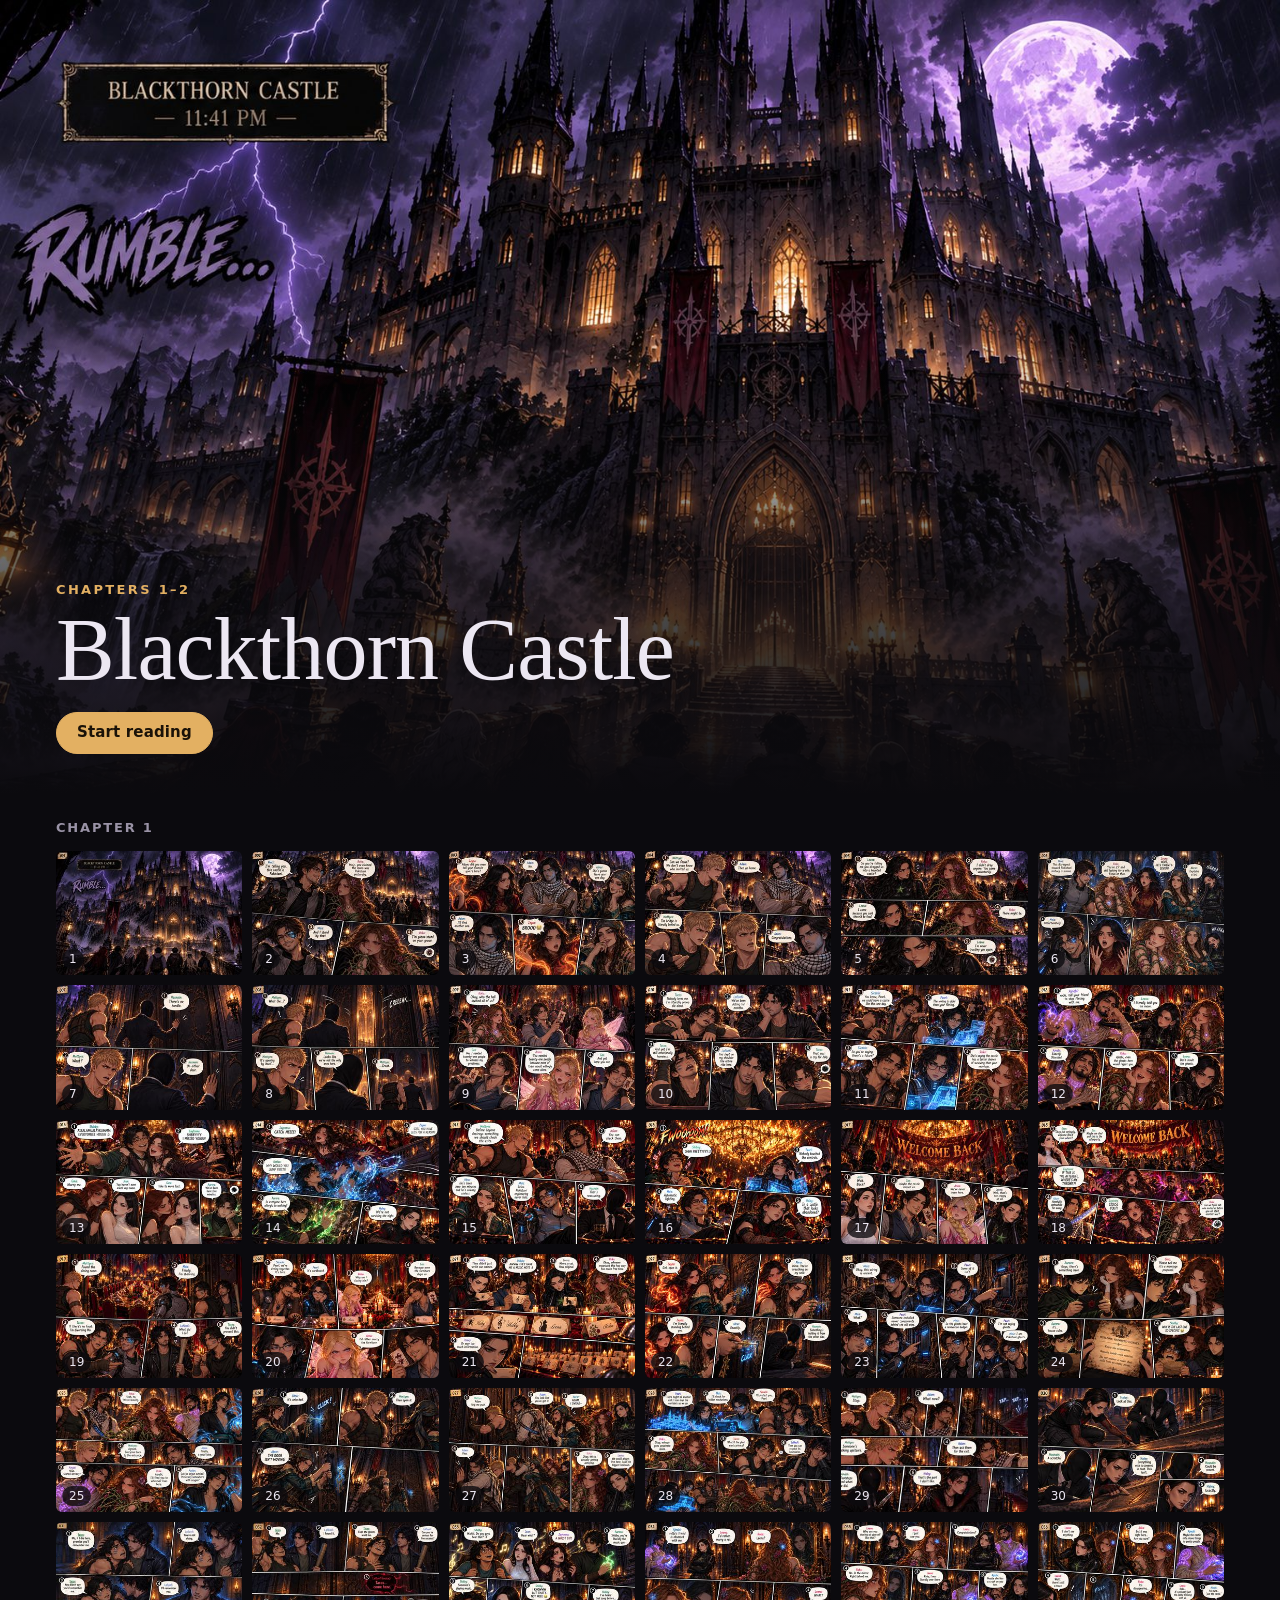
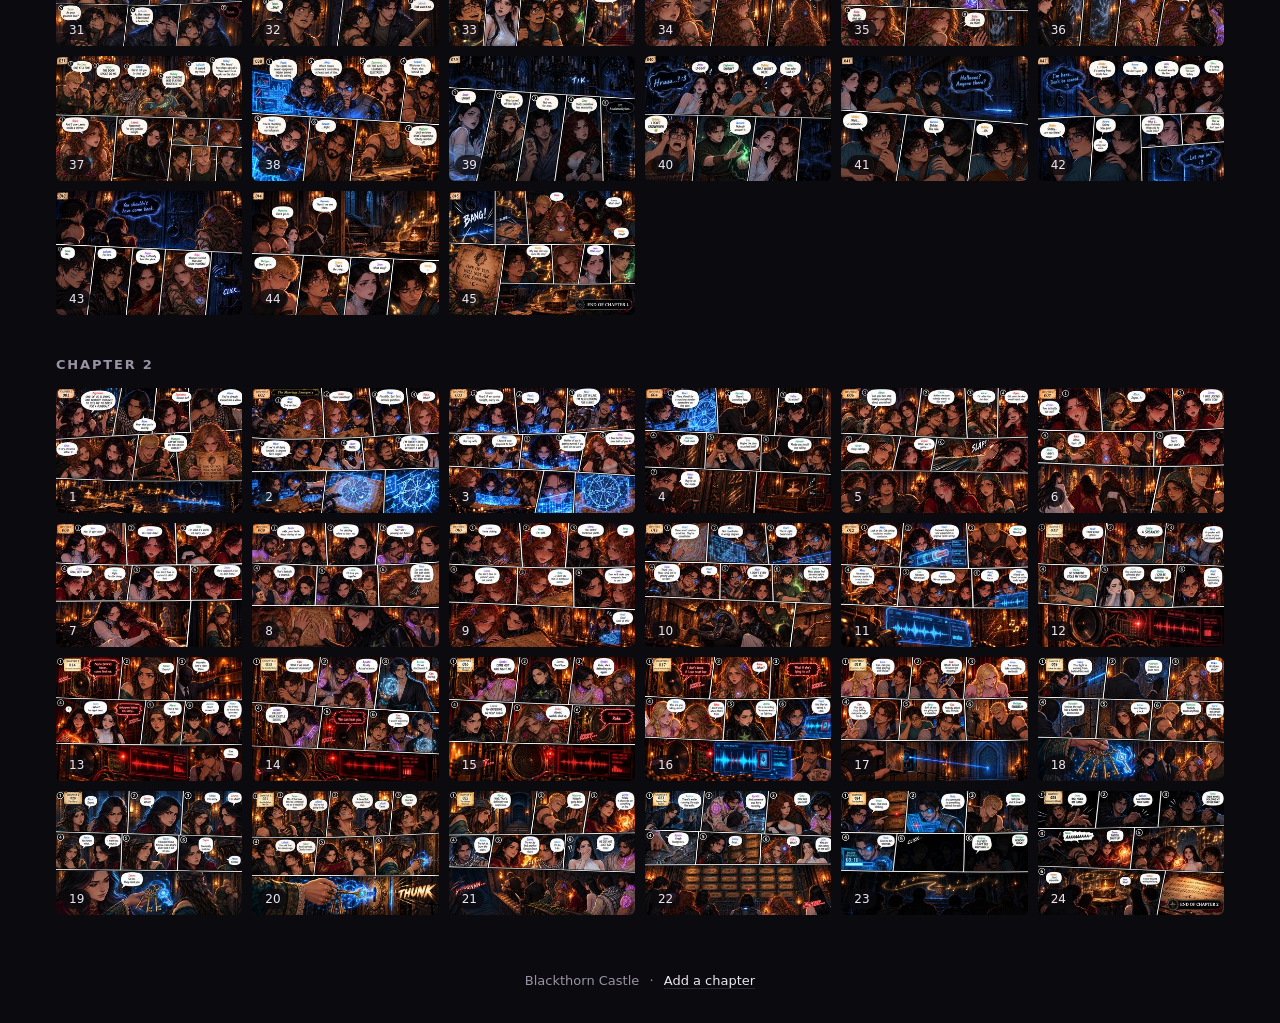
<file: index.html>
<!doctype html>
<html lang="en">
<head>
  <meta charset="utf-8">
  <meta name="viewport" content="width=device-width, initial-scale=1, viewport-fit=cover">
  <title>Blackthorn Castle</title>
  <meta name="description" content="Blackthorn Castle, a web comic.">
  <meta name="theme-color" content="#0b0a0e">
  <meta property="og:type" content="website">
  <meta property="og:title" content="Blackthorn Castle">
  <meta property="og:description" content="A web comic.">
  <meta property="og:image" content="https://moiz-q.github.io/blackthorn-castle/assets/share.jpg">
  <meta property="og:url" content="https://moiz-q.github.io/blackthorn-castle/">
  <meta name="twitter:card" content="summary_large_image">
  <link rel="icon" href="assets/icon.png">
  <link rel="apple-touch-icon" href="assets/icon.png">
  <link rel="stylesheet" href="assets/style.css">
</head>
<body>
  <header class="hero">
    <img src="assets/cover.jpg" alt="Blackthorn Castle at night, under a violet moon">
    <div class="hero-text">
      <p class="eyebrow" id="eyebrow">Chapter 1</p>
      <h1>Blackthorn Castle</h1>
      <div class="actions">
        <a class="btn primary" href="read.html#1">Start reading</a>
        <a class="btn" id="resume" href="read.html#1" hidden>Continue from page 1</a>
      </div>
    </div>
  </header>

  <main class="contents" id="contents"></main>

  <footer>
    <span id="footerText">Blackthorn Castle</span>
    <span aria-hidden="true">·</span>
    <a href="publish.html">Add a chapter</a>
  </footer>

  <script src="assets/comic.js"></script>
  <script>
    (function () {
      var COMIC = window.COMIC;
      var chapters = COMIC.chapters;
      var many = chapters.length > 1;
      function esc(t) { return String(t).replace(/[&<>"]/g, function (c) { return { "&": "&amp;", "<": "&lt;", ">": "&gt;", '"': "&quot;" }[c]; }); }
      function link(c, p) { return "read.html#" + (c === 1 ? p : c + "/" + p); }

      var at = "";
      try { at = localStorage.getItem("bc-at") || ""; if (!at && localStorage.getItem("bc-page")) at = "#" + localStorage.getItem("bc-page"); } catch (e) {}
      var m = at.match(/^#(?:(\d+)\/)?(\d+)$/);
      var lastC = m ? parseInt(m[1] || "1", 10) : 0, lastP = m ? parseInt(m[2], 10) : 0;

      var html = "";
      chapters.forEach(function (ch) {
        var id = "ch" + ch.n;
        html += '<section class="chapter" id="' + id + '"><div class="chapter-head"><h2 id="' + id + '-h">' +
          (many ? "Chapter " + ch.n : "Pages") + (ch.title ? ' <span class="chapter-title">' + esc(ch.title) + "</span>" : "") + "</h2>" +
          (ch.by ? '<p class="credit">Pages by ' + esc(ch.by) + "</p>" : "") + "</div>" +
          '<ol class="grid" aria-labelledby="' + id + '-h">';
        ch.pages.forEach(function (pg, i) {
          var p = i + 1, nn = String(p).padStart(3, "0");
          html += '<li><a href="' + link(ch.n, p) + '"' + (ch.n === lastC && p === lastP ? ' class="here"' : "") +
            ' aria-label="' + (many ? "Chapter " + ch.n + ", page " : "Page ") + p + '"><img src="chapters/' + ch.n + "/thumb/" + nn +
            '.jpg" alt="" loading="lazy" decoding="async" width="360" height="240"><span>' + p + "</span></a></li>";
        });
        html += "</ol></section>";
      });
      document.getElementById("contents").innerHTML = html;

      var last = chapters[chapters.length - 1].n;
      document.getElementById("eyebrow").textContent = many ? "Chapters 1–" + last : "Chapter 1";

      var ch = chapters.filter(function (c) { return c.n === lastC; })[0];
      if (ch && lastP >= 1 && lastP <= ch.pages.length && !(lastC === 1 && lastP === 1)) {
        var r = document.getElementById("resume");
        r.href = link(lastC, lastP);
        r.textContent = many ? "Continue: Chapter " + lastC + ", page " + lastP : "Continue from page " + lastP;
        r.hidden = false;
      }
    })();
  </script>
</body>
</html>
</file>
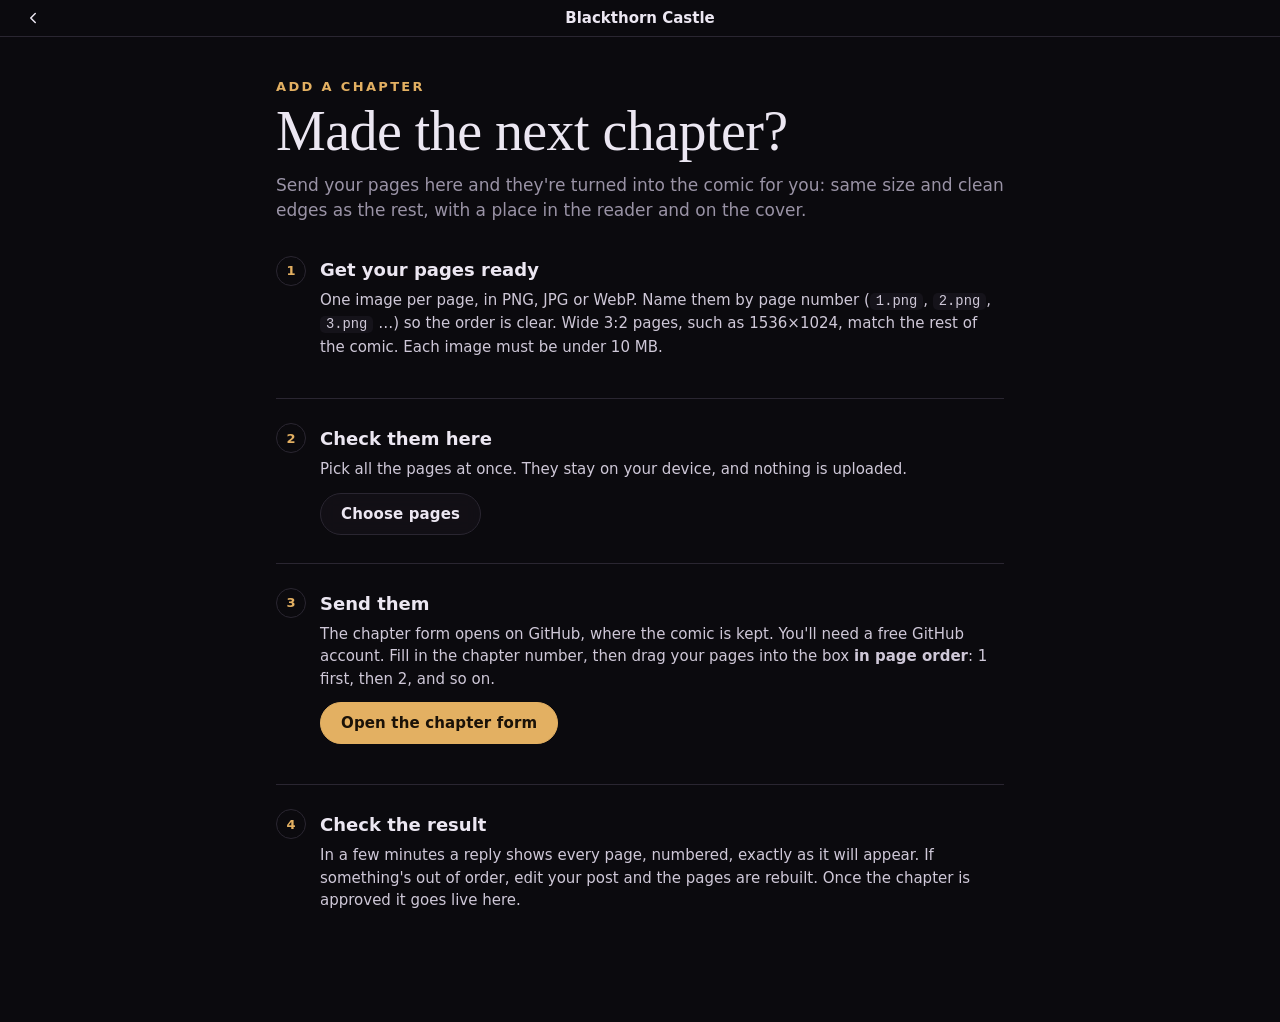
<file: publish.html>
<!doctype html>
<html lang="en">
<head>
  <meta charset="utf-8">
  <meta name="viewport" content="width=device-width, initial-scale=1, viewport-fit=cover">
  <title>Add a Chapter · Blackthorn Castle</title>
  <meta name="description" content="Send a new chapter of Blackthorn Castle and it is turned into web pages for you.">
  <meta name="theme-color" content="#0b0a0e">
  <link rel="icon" href="assets/icon.png">
  <link rel="stylesheet" href="assets/style.css">
</head>
<body>
  <header class="bar top doc-bar">
    <a class="icon-btn" href="./" aria-label="Back to the cover">
      <svg viewBox="0 0 24 24" fill="none" stroke="currentColor" stroke-width="2" stroke-linecap="round" stroke-linejoin="round" aria-hidden="true"><path d="M15 18l-6-6 6-6"/></svg>
    </a>
    <div class="title">Blackthorn Castle</div>
    <span></span>
  </header>

  <main class="doc">
    <p class="eyebrow">Add a chapter</p>
    <h1>Made the next chapter?</h1>
    <p class="lead">Send your pages here and they're turned into the comic for you: same size and clean edges as the rest, with a place in the reader and on the cover.</p>

    <ol class="steps">
      <li>
        <h2>Get your pages ready</h2>
        <p>One image per page, in PNG, JPG or WebP. Name them by page number (<code>1.png</code>, <code>2.png</code>, <code>3.png</code> …) so the order is clear. Wide 3:2 pages, such as 1536×1024, match the rest of the comic. Each image must be under 10 MB.</p>
      </li>
      <li>
        <h2>Check them here</h2>
        <p>Pick all the pages at once. They stay on your device, and nothing is uploaded.</p>
        <label class="btn pick">
          <input type="file" id="files" accept="image/png,image/jpeg,image/webp" multiple>
          Choose pages
        </label>
        <div id="report" class="report" hidden>
          <p id="summary" class="summary"></p>
          <ul id="problems" class="problems"></ul>
          <ol id="preview" class="grid preview"></ol>
        </div>
      </li>
      <li>
        <h2>Send them</h2>
        <p>The chapter form opens on GitHub, where the comic is kept. You'll need a free GitHub account. Fill in the chapter number, then drag your pages into the box <strong>in page order</strong>: 1 first, then 2, and so on.</p>
        <p><a class="btn primary" id="formLink" href="https://github.com/moiz-q/blackthorn-castle/issues/new?template=new-chapter.yml" target="_blank" rel="noopener">Open the chapter form</a></p>
      </li>
      <li>
        <h2>Check the result</h2>
        <p>In a few minutes a reply shows every page, numbered, exactly as it will appear. If something's out of order, edit your post and the pages are rebuilt. Once the chapter is approved it goes live here.</p>
      </li>
    </ol>
  </main>

  <script>
    (function () {
      var input = document.getElementById("files");
      var report = document.getElementById("report");
      var urls = [];

      function esc(t) { return String(t).replace(/[&<>"]/g, function (c) { return { "&": "&amp;", "<": "&lt;", ">": "&gt;", '"': "&quot;" }[c]; }); }

      input.addEventListener("change", function () {
        urls.forEach(URL.revokeObjectURL);
        urls = [];
        var files = Array.prototype.slice.call(input.files);
        if (!files.length) { report.hidden = true; return; }

        var problems = [], pages = [], seen = {};
        files.forEach(function (f) {
          var m = f.name.match(/^(\d+)\.(png|jpe?g|webp)$/i);
          if (!m) { problems.push("“" + esc(f.name) + "” isn't named by page number (like 7.png)."); return; }
          var n = parseInt(m[1], 10);
          if (seen[n]) { problems.push("Page " + n + " is there twice (" + esc(seen[n].name) + " and " + esc(f.name) + ")."); return; }
          seen[n] = f;
          if (f.size > 10 * 1024 * 1024) problems.push("Page " + n + " is " + (f.size / 1048576).toFixed(1) + " MB; GitHub takes images up to 10 MB.");
          pages.push({ n: n, f: f });
        });
        pages.sort(function (a, b) { return a.n - b.n; });

        var max = pages.length ? pages[pages.length - 1].n : 0, missing = [];
        for (var i = 1; i <= max; i++) if (!seen[i]) missing.push(i);
        if (missing.length) problems.unshift("Missing page " + (missing.length > 1 ? "numbers " : "number ") + missing.join(", ") + ".");

        var html = "";
        pages.forEach(function (p) {
          var u = URL.createObjectURL(p.f);
          urls.push(u);
          html += '<li><a><img src="' + u + '" alt="Page ' + p.n + '" data-n="' + p.n + '"><span>' + p.n + "</span></a></li>";
        });
        document.getElementById("preview").innerHTML = html;

        // Note pages drawn in a very different shape (they still work).
        var odd = [], pending = pages.length;
        Array.prototype.forEach.call(document.querySelectorAll("#preview img"), function (im) {
          im.onload = im.onerror = function () {
            if (im.naturalWidth && Math.abs(im.naturalWidth / im.naturalHeight - 1.5) > 0.25) odd.push(+im.dataset.n);
            if (--pending === 0 && odd.length) {
              odd.sort(function (a, b) { return a - b; });
              var li = document.createElement("li");
              li.className = "note";
              li.textContent = "Page" + (odd.length > 1 ? "s " : " ") + odd.join(", ") + (odd.length > 1 ? " aren't" : " isn't") +
                " the usual 3:2 shape. That's fine; they'll keep their own shape.";
              document.getElementById("problems").appendChild(li);
            }
          };
        });

        document.getElementById("problems").innerHTML = problems.map(function (t) { return "<li>" + t + "</li>"; }).join("");
        var ok = !problems.length && pages.length;
        var summary = document.getElementById("summary");
        summary.className = "summary " + (ok ? "ok" : "warn");
        summary.textContent = ok
          ? pages.length + " page" + (pages.length > 1 ? "s" : "") + ", in order 1–" + max + ". Ready to send."
          : pages.length + " page" + (pages.length === 1 ? "" : "s") + " found. Fix the problems below before sending.";
        report.hidden = false;
      });
    })();
  </script>
</body>
</html>
</file>
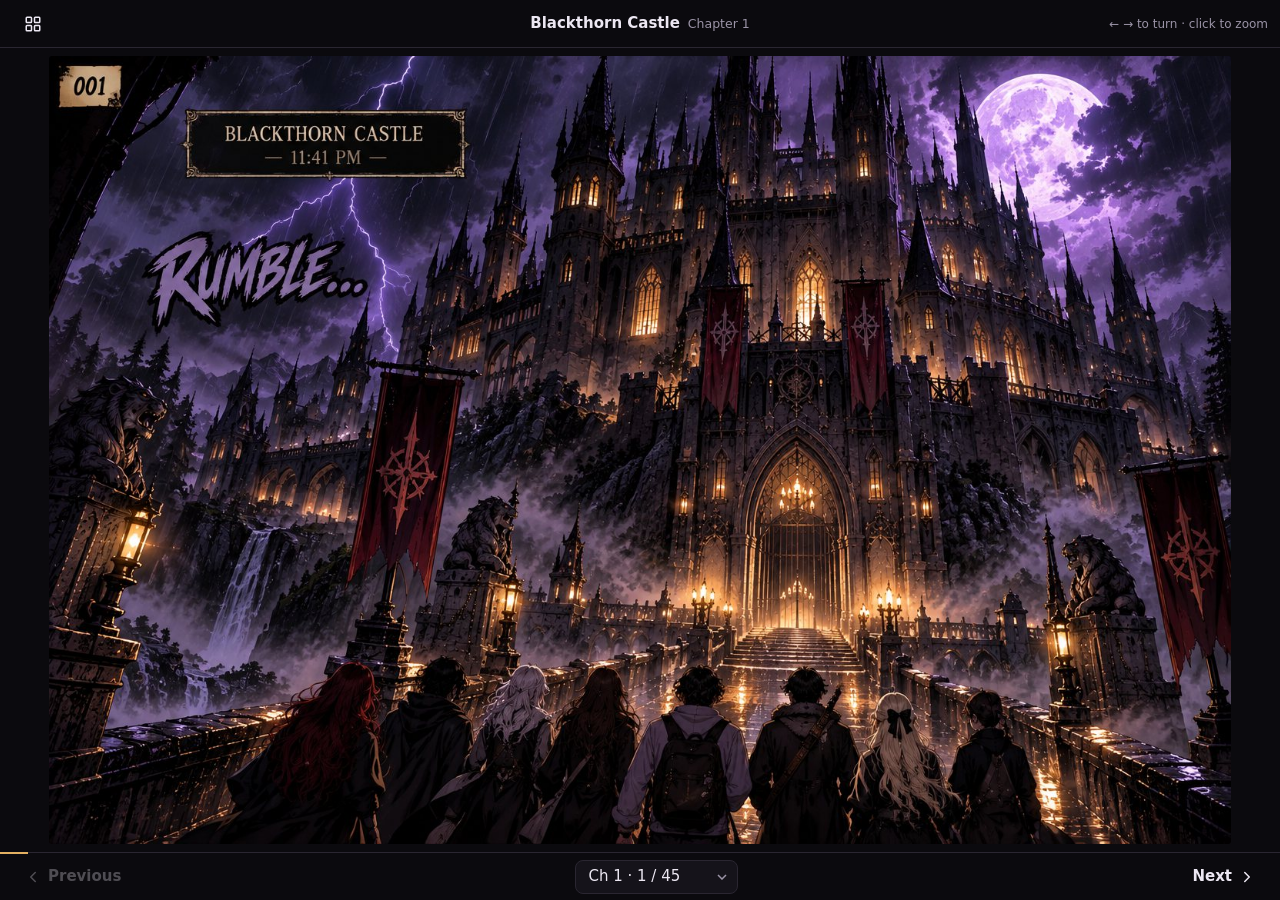
<file: read.html>
<!doctype html>
<html lang="en">
<head>
  <meta charset="utf-8">
  <meta name="viewport" content="width=device-width, initial-scale=1, viewport-fit=cover">
  <title>Blackthorn Castle</title>
  <meta name="description" content="Read Blackthorn Castle, a web comic.">
  <meta name="theme-color" content="#0b0a0e">
  <meta property="og:type" content="website">
  <meta property="og:title" content="Blackthorn Castle">
  <meta property="og:description" content="A web comic.">
  <meta property="og:image" content="https://moiz-q.github.io/blackthorn-castle/assets/share.jpg">
  <meta property="og:url" content="https://moiz-q.github.io/blackthorn-castle/">
  <meta name="twitter:card" content="summary_large_image">
  <link rel="icon" href="assets/icon.png">
  <link rel="apple-touch-icon" href="assets/icon.png">
  <link rel="stylesheet" href="assets/style.css">
</head>
<body>
  <div class="reader">
    <header class="bar top">
      <a class="icon-btn" href="./" aria-label="Back to the cover">
        <svg viewBox="0 0 24 24" fill="none" stroke="currentColor" stroke-width="2" stroke-linecap="round" stroke-linejoin="round" aria-hidden="true"><rect x="3" y="3" width="7" height="7" rx="1"/><rect x="14" y="3" width="7" height="7" rx="1"/><rect x="3" y="14" width="7" height="7" rx="1"/><rect x="14" y="14" width="7" height="7" rx="1"/></svg>
      </a>
      <div class="title">Blackthorn Castle<small id="chapterLabel">Chapter 1</small></div>
      <span class="hint">← → to turn · click to zoom</span>
    </header>

    <main class="stage" id="stage">
      <img id="page" alt="" width="1536" height="1024">
      <button class="side prev" id="sidePrev" aria-label="Previous page">
        <svg viewBox="0 0 24 24" fill="none" stroke="currentColor" stroke-width="2" stroke-linecap="round" stroke-linejoin="round" aria-hidden="true"><path d="M15 18l-6-6 6-6"/></svg>
      </button>
      <button class="side next" id="sideNext" aria-label="Next page">
        <svg viewBox="0 0 24 24" fill="none" stroke="currentColor" stroke-width="2" stroke-linecap="round" stroke-linejoin="round" aria-hidden="true"><path d="M9 18l6-6-6-6"/></svg>
      </button>
      <section class="end" id="end" hidden>
        <p id="endKicker">Blackthorn Castle</p>
        <h2 id="endTitle">End of Chapter 1</h2>
        <p id="endBy" hidden></p>
        <div class="actions">
          <a class="btn primary" id="endPrimary" href="#1">Read from the start</a>
          <a class="btn" href="./">Back to the cover</a>
        </div>
      </section>
    </main>

    <nav class="bar bottom" aria-label="Pages">
      <div class="progress" id="progress"></div>
      <button class="icon-btn" id="prev" aria-label="Previous page">
        <svg viewBox="0 0 24 24" fill="none" stroke="currentColor" stroke-width="2" stroke-linecap="round" stroke-linejoin="round" aria-hidden="true"><path d="M15 18l-6-6 6-6"/></svg>
        <span class="label">Previous</span>
      </button>
      <select class="jump" id="jump" aria-label="Go to page"></select>
      <button class="icon-btn" id="next" aria-label="Next page">
        <span class="label">Next</span>
        <svg viewBox="0 0 24 24" fill="none" stroke="currentColor" stroke-width="2" stroke-linecap="round" stroke-linejoin="round" aria-hidden="true"><path d="M9 18l6-6-6-6"/></svg>
      </button>
    </nav>
  </div>

  <div class="zoom" id="zoom" hidden>
    <button class="icon-btn close" id="zoomClose" aria-label="Close zoom">
      <svg viewBox="0 0 24 24" fill="none" stroke="currentColor" stroke-width="2" stroke-linecap="round" aria-hidden="true"><path d="M6 6l12 12M18 6L6 18"/></svg>
    </button>
    <img id="zoomImg" alt="">
  </div>

  <script src="assets/comic.js"></script>
  <script src="assets/reader.js"></script>
</body>
</html>
</file>
<file: assets/style.css>
:root {
  --bg: #0b0a0e;
  --panel: #15131a;
  --line: #2a2631;
  --text: #ece7f2;
  --muted: #9a93a6;
  --accent: #e3b062;
  --bar: 48px;
  color-scheme: dark;
}

* { box-sizing: border-box; }

[hidden] { display: none !important; }

html, body {
  margin: 0;
  background: var(--bg);
  color: var(--text);
  font: 15px/1.5 system-ui, -apple-system, "Segoe UI", Roboto, "Helvetica Neue", Arial, sans-serif;
  -webkit-font-smoothing: antialiased;
}

a { color: inherit; text-decoration: none; }

button { font: inherit; color: inherit; }

:focus-visible { outline: 2px solid var(--accent); outline-offset: 2px; }

.btn {
  display: inline-flex;
  align-items: center;
  gap: 8px;
  height: 42px;
  padding: 0 20px;
  border: 1px solid var(--line);
  border-radius: 999px;
  background: rgba(21, 19, 26, 0.72);
  backdrop-filter: blur(8px);
  cursor: pointer;
  font-weight: 600;
  letter-spacing: 0.01em;
  transition: background 0.15s, border-color 0.15s;
}
.btn:hover { border-color: #4a4354; background: rgba(36, 32, 44, 0.85); }
.btn.primary { background: var(--accent); border-color: var(--accent); color: #1a1208; }
.btn.primary:hover { background: #ecc07a; }

/* ---------- Cover ---------- */

.hero {
  position: relative;
  min-height: min(100svh, 62vw);
  min-height: min(100vh, 62vw);
  display: flex;
  align-items: flex-end;
  overflow: hidden;
}
.hero img {
  position: absolute;
  inset: 0;
  width: 100%;
  height: 100%;
  object-fit: cover;
  object-position: center top;
}
.hero::after {
  content: "";
  position: absolute;
  inset: 0;
  background: linear-gradient(to bottom, rgba(11, 10, 14, 0) 40%, rgba(11, 10, 14, 0.75) 78%, var(--bg));
}
.hero-text {
  position: relative;
  z-index: 1;
  width: 100%;
  max-width: 1200px;
  margin: 0 auto;
  padding: 0 16px 40px;
}
.eyebrow {
  margin: 0 0 6px;
  color: var(--accent);
  font-size: 13px;
  font-weight: 600;
  letter-spacing: 0.18em;
  text-transform: uppercase;
}
h1 {
  margin: 0 0 18px;
  font-family: Georgia, "Times New Roman", serif;
  font-size: clamp(40px, 8vw, 88px);
  font-weight: 400;
  line-height: 1;
  letter-spacing: -0.01em;
}
.actions { display: flex; flex-wrap: wrap; gap: 10px; }

.contents {
  max-width: 1200px;
  margin: 0 auto;
  padding: 24px 16px 56px;
}
.contents h2 {
  margin: 0 0 14px;
  font-size: 13px;
  font-weight: 600;
  letter-spacing: 0.14em;
  text-transform: uppercase;
  color: var(--muted);
}
.grid {
  display: grid;
  grid-template-columns: repeat(auto-fill, minmax(160px, 1fr));
  gap: 10px;
  margin: 0;
  padding: 0;
  list-style: none;
}
.grid a {
  display: block;
  position: relative;
  border-radius: 6px;
  overflow: hidden;
  background: var(--panel);
}
.grid img {
  display: block;
  width: 100%;
  height: auto;
  aspect-ratio: 3 / 2;
  object-fit: cover;
  transition: transform 0.25s, opacity 0.25s;
}
.grid a:hover img { transform: scale(1.03); }
.grid span {
  position: absolute;
  left: 6px;
  bottom: 6px;
  padding: 1px 7px;
  border-radius: 999px;
  background: rgba(11, 10, 14, 0.78);
  font-size: 12px;
  font-variant-numeric: tabular-nums;
}
.grid a.here { outline: 2px solid var(--accent); outline-offset: -2px; }

footer {
  padding: 0 16px 32px;
  text-align: center;
  color: var(--muted);
  font-size: 13px;
}

/* ---------- Reader ---------- */

.reader {
  height: 100vh;
  height: 100svh;
  display: grid;
  grid-template-rows: var(--bar) 1fr var(--bar);
  overflow: hidden;
}

.bar {
  display: flex;
  align-items: center;
  justify-content: space-between;
  gap: 12px;
  padding: 0 12px;
  border-bottom: 1px solid var(--line);
  background: var(--bg);
}
.bar.bottom { border-bottom: 0; border-top: 1px solid var(--line); }
.bar .title { font-weight: 600; white-space: nowrap; overflow: hidden; text-overflow: ellipsis; }
.bar .title small { color: var(--muted); font-weight: 400; margin-left: 8px; }

.icon-btn {
  display: inline-flex;
  align-items: center;
  justify-content: center;
  gap: 6px;
  min-width: 40px;
  height: 36px;
  padding: 0 12px;
  border: 0;
  border-radius: 8px;
  background: transparent;
  cursor: pointer;
  font-weight: 600;
}
.icon-btn:hover { background: var(--panel); }
.icon-btn:disabled { opacity: 0.3; cursor: default; background: transparent; }
.icon-btn svg { width: 18px; height: 18px; }

.jump {
  appearance: none;
  height: 34px;
  padding: 0 28px 0 12px;
  border: 1px solid var(--line);
  border-radius: 8px;
  background: var(--panel) url("data:image/svg+xml,%3Csvg xmlns='http://www.w3.org/2000/svg' width='10' height='6'%3E%3Cpath d='M1 1l4 4 4-4' fill='none' stroke='%239a93a6' stroke-width='1.5'/%3E%3C/svg%3E") no-repeat right 10px center;
  color: var(--text);
  font: inherit;
  font-variant-numeric: tabular-nums;
  cursor: pointer;
}

.stage {
  position: relative;
  min-height: 0;
  display: flex;
  align-items: center;
  justify-content: center;
  padding: 8px;
  touch-action: pan-y pinch-zoom;
  user-select: none;
  -webkit-user-select: none;
}
.stage img {
  display: block;
  max-width: 100%;
  max-height: 100%;
  width: auto;
  height: auto;
  border-radius: 3px;
  cursor: zoom-in;
  transition: opacity 0.18s;
}
.stage img.loading { opacity: 0.35; }

.side {
  position: absolute;
  top: 50%;
  transform: translateY(-50%);
  width: 44px;
  height: 88px;
  display: none;
  align-items: center;
  justify-content: center;
  border: 0;
  border-radius: 8px;
  background: rgba(21, 19, 26, 0.55);
  cursor: pointer;
  opacity: 0;
  transition: opacity 0.15s;
}
.side svg { width: 22px; height: 22px; }
.side.prev { left: 10px; }
.side.next { right: 10px; }
.stage:hover .side:not(:disabled) { opacity: 1; }
.side:disabled { display: none !important; }
@media (hover: hover) and (min-width: 900px) {
  .side { display: flex; }
}

.progress {
  position: absolute;
  left: 0;
  top: -1px;
  height: 2px;
  background: var(--accent);
  transition: width 0.25s;
}
.bar.bottom { position: relative; }

.hint { color: var(--muted); font-size: 12px; }
@media (max-width: 640px) {
  .hint, .bar .title small, .icon-btn .label { display: none; }
}

/* Zoom */
.zoom {
  position: fixed;
  inset: 0;
  z-index: 10;
  background: #000;
  overflow: auto;
  cursor: zoom-out;
  overscroll-behavior: contain;
}
.zoom[hidden] { display: none; }
.zoom img { display: block; max-width: none; }
.zoom .close {
  position: fixed;
  top: 10px;
  right: 10px;
  z-index: 11;
  background: rgba(21, 19, 26, 0.8);
}

/* End of chapter */
.end {
  position: absolute;
  inset: 0;
  display: flex;
  flex-direction: column;
  align-items: center;
  justify-content: center;
  gap: 16px;
  padding: 16px;
  text-align: center;
  background: var(--bg);
}
.end[hidden] { display: none; }
.end p { margin: 0; color: var(--muted); }
.end h2 {
  margin: 0;
  font-family: Georgia, "Times New Roman", serif;
  font-size: clamp(30px, 6vw, 52px);
  font-weight: 400;
}

.bar.top {
  display: grid;
  grid-template-columns: 1fr auto 1fr;
}
.bar.top .title { text-align: center; }
.bar.top .hint { justify-self: end; }
.bar.top > a { justify-self: start; }

@media (max-width: 640px) {
  .hero { display: block; min-height: 0; }
  .hero img {
    position: static;
    height: auto;
    -webkit-mask-image: linear-gradient(to bottom, #000 72%, transparent);
    mask-image: linear-gradient(to bottom, #000 72%, transparent);
  }
  .hero::after { display: none; }
  .hero-text { margin-top: -28px; padding-bottom: 12px; }
  h1 { margin-bottom: 16px; }
}

.chapter + .chapter { margin-top: 40px; }
.chapter-head { display: flex; flex-wrap: wrap; align-items: baseline; gap: 4px 14px; margin-bottom: 14px; }
.chapter-head h2 { margin: 0; }
.chapter-title { color: var(--text); letter-spacing: 0.04em; text-transform: none; font-weight: 500; margin-left: 6px; }
.credit { margin: 0; color: var(--muted); font-size: 13px; }
footer a { color: var(--text); border-bottom: 1px solid var(--line); }
footer a:hover { border-color: var(--accent); }
footer span[aria-hidden] { margin: 0 6px; }

/* ---------- Add a chapter ---------- */

.doc-bar { position: sticky; top: 0; z-index: 2; }
.doc {
  max-width: 760px;
  margin: 0 auto;
  padding: 40px 16px 72px;
}
.doc h1 { font-size: clamp(34px, 6vw, 56px); margin-bottom: 14px; }
.lead { margin: 0 0 32px; color: var(--muted); font-size: 17px; }
.doc code {
  padding: 1px 6px;
  border-radius: 5px;
  background: var(--panel);
  font-size: 0.92em;
}
.steps { margin: 0; padding: 0; list-style: none; counter-reset: step; }
.steps > li {
  position: relative;
  padding: 0 0 28px 44px;
  counter-increment: step;
}
.steps > li::before {
  content: counter(step);
  position: absolute;
  left: 0;
  top: 0;
  width: 28px;
  height: 28px;
  display: grid;
  place-items: center;
  border: 1px solid var(--line);
  border-radius: 50%;
  color: var(--accent);
  font-size: 13px;
  font-weight: 600;
}
.steps > li + li { border-top: 1px solid var(--line); padding-top: 24px; }
.steps > li + li::before { top: 24px; }
.steps h2 { margin: 2px 0 6px; font-size: 18px; }
.steps p { margin: 0 0 12px; color: #cfc8d8; }

.pick { position: relative; overflow: hidden; }
.pick input { position: absolute; inset: 0; opacity: 0; cursor: pointer; }
.pick:focus-within { outline: 2px solid var(--accent); outline-offset: 2px; }

.report { margin-top: 16px; }
.summary { margin: 0 0 8px; font-weight: 600; }
.summary.ok { color: #9fd59a; }
.summary.warn { color: #f0b46a; }
.problems { margin: 0 0 12px; padding-left: 18px; color: #f0b46a; }
.problems .note { color: var(--muted); }
.preview { grid-template-columns: repeat(auto-fill, minmax(120px, 1fr)); gap: 8px; }
.preview img { object-fit: contain; background: #000; }
</file>
